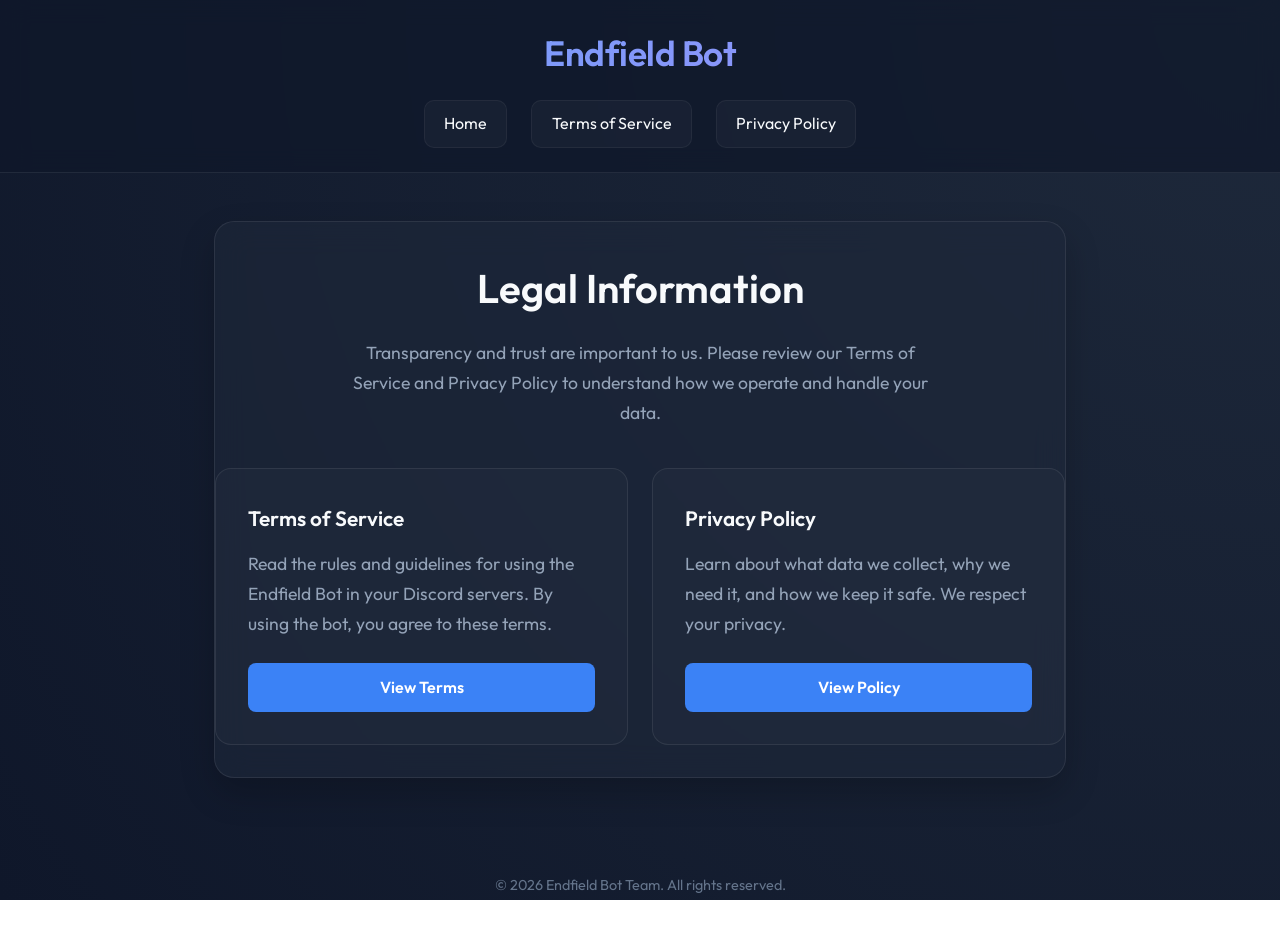
<file: index.html>
<!DOCTYPE html>
<html lang="en">
<head>
    <meta charset="UTF-8">
    <meta name="viewport" content="width=device-width, initial-scale=1.0">
    <title>Endfield Bot - Legal & Policies</title>
    <meta name="description" content="Terms of Service and Privacy Policy for Endfield Discord Bot.">
    <link rel="stylesheet" href="./styles.css">
</head>
<body>
    <header>
        <h1>Endfield Bot</h1>
        <nav class="nav-links">
            <a href="./index.html">Home</a>
            <a href="./tos.html">Terms of Service</a>
            <a href="./privacy.html">Privacy Policy</a>
        </nav>
    </header>

    <main class="container hero">
        <h2>Legal Information</h2>
        <p>Transparency and trust are important to us. Please review our Terms of Service and Privacy Policy to understand how we operate and handle your data.</p>
        
        <div class="cards">
            <div class="card">
                <h3>Terms of Service</h3>
                <p>Read the rules and guidelines for using the Endfield Bot in your Discord servers. By using the bot, you agree to these terms.</p>
                <a href="./tos.html" class="btn">View Terms</a>
            </div>
            
            <div class="card">
                <h3>Privacy Policy</h3>
                <p>Learn about what data we collect, why we need it, and how we keep it safe. We respect your privacy.</p>
                <a href="./privacy.html" class="btn">View Policy</a>
            </div>
        </div>
    </main>

    <footer>
        <p>&copy; 2026 Endfield Bot Team. All rights reserved.</p>
    </footer>
</body>
</html>
</file>
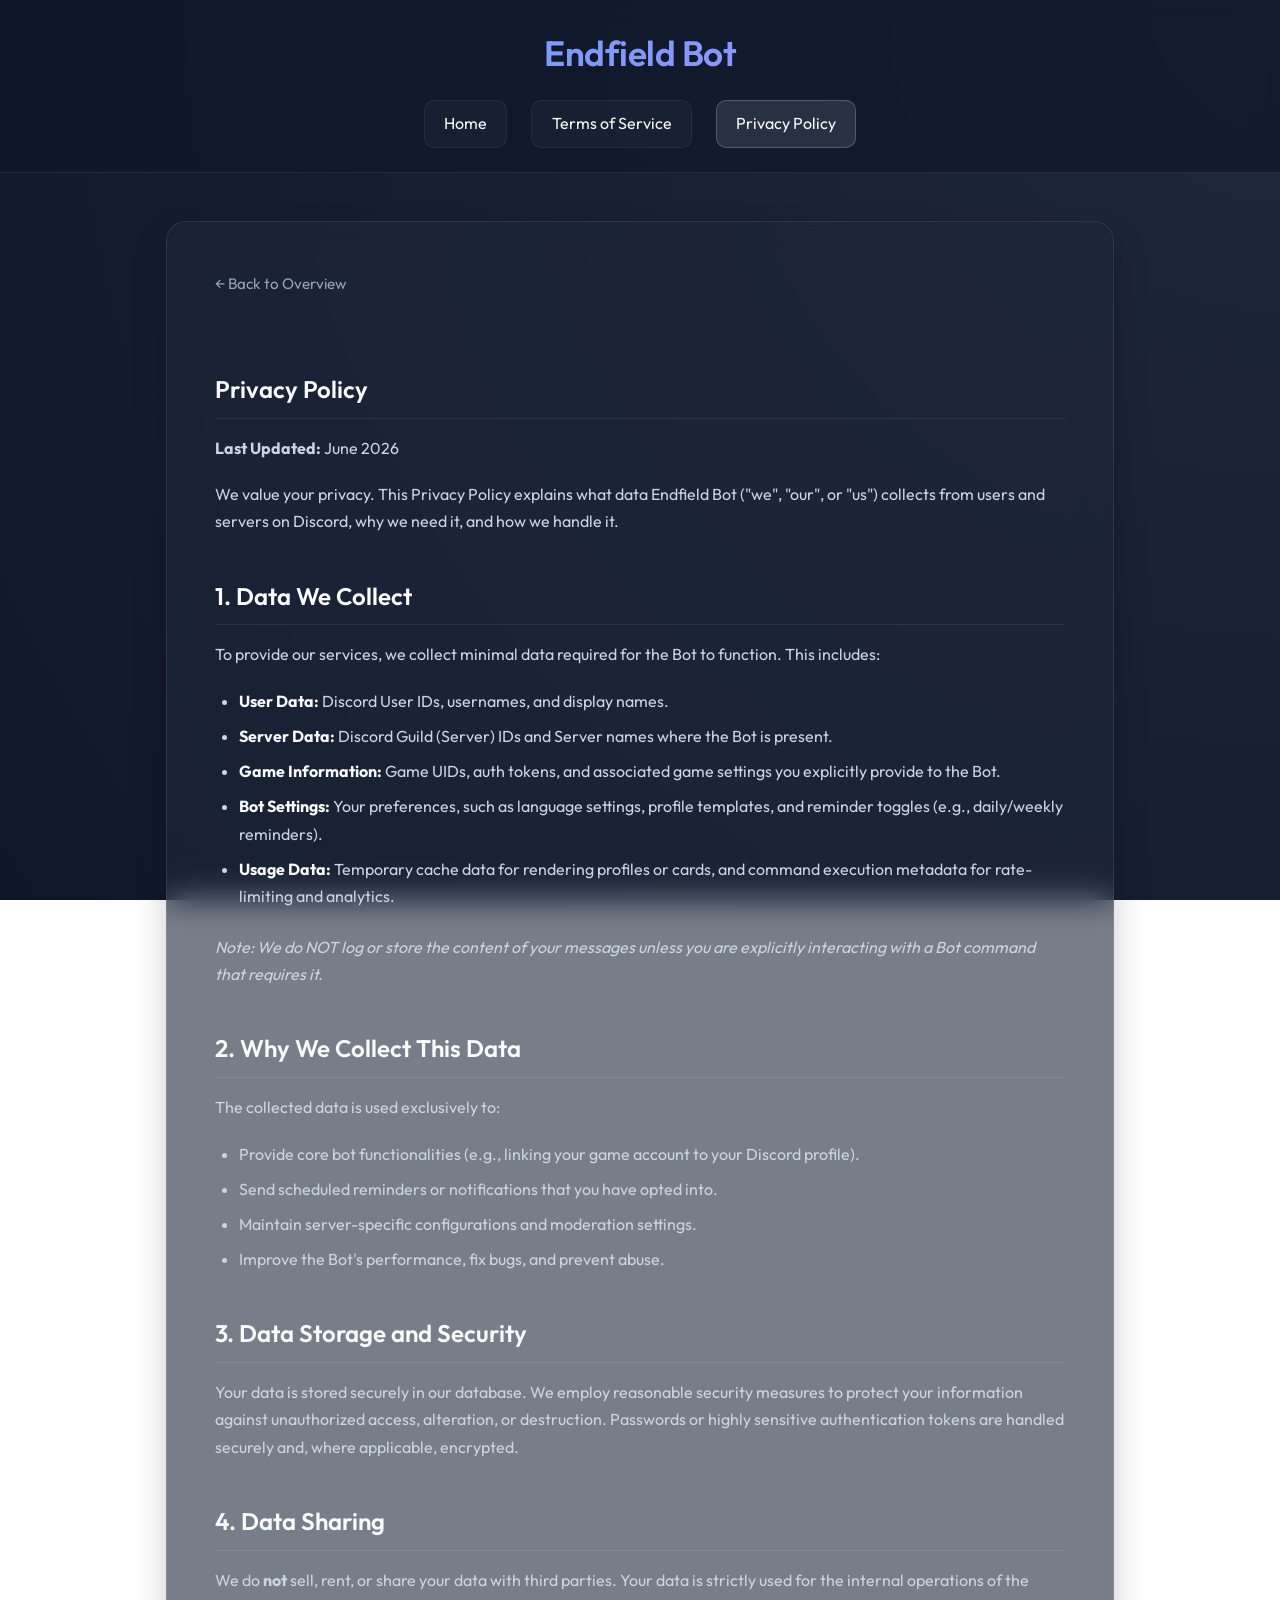
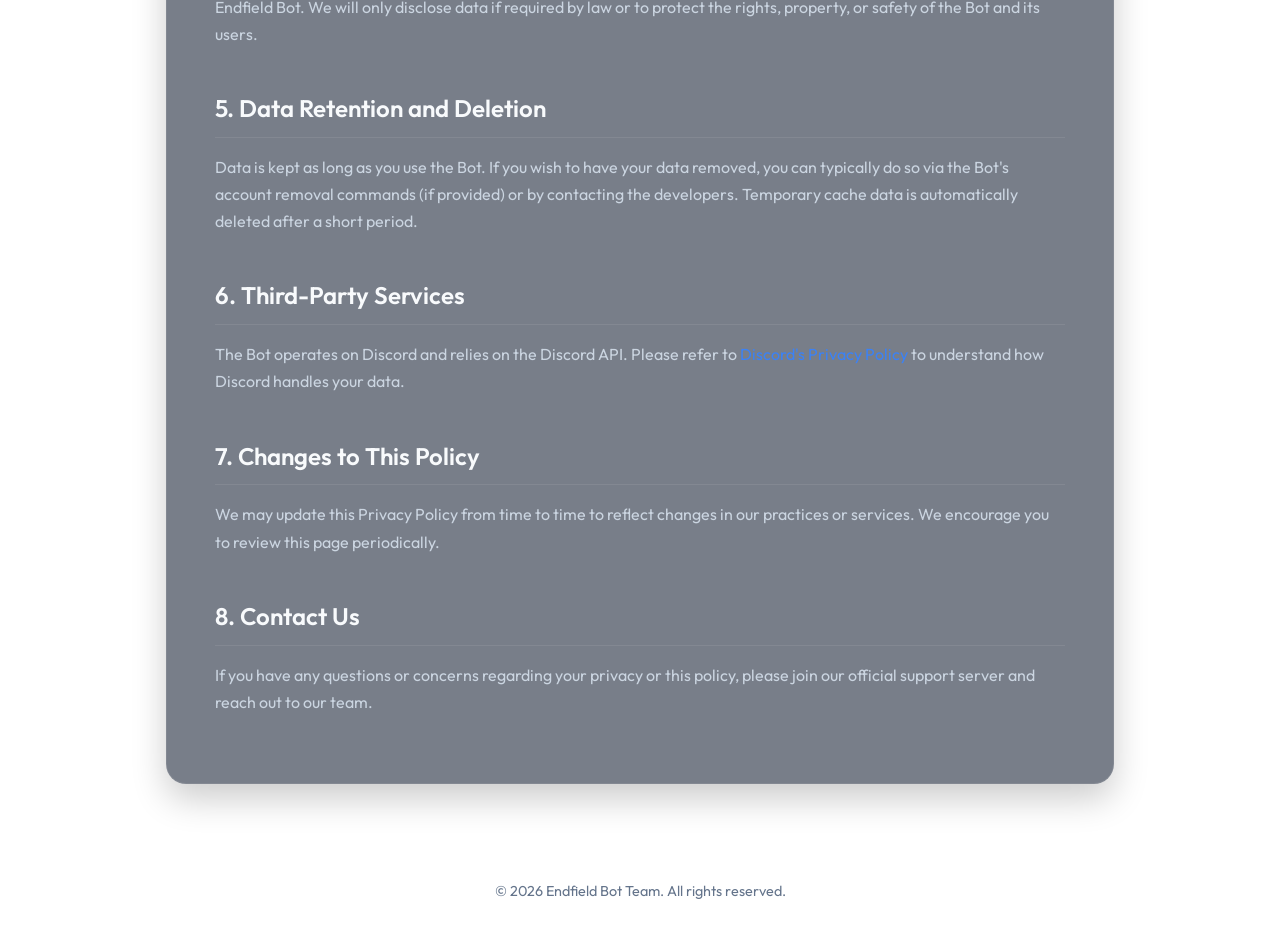
<file: privacy.html>
<!DOCTYPE html>
<html lang="en">
<head>
    <meta charset="UTF-8">
    <meta name="viewport" content="width=device-width, initial-scale=1.0">
    <title>Privacy Policy - Endfield Bot</title>
    <meta name="description" content="Privacy Policy for Endfield Discord Bot.">
    <link rel="stylesheet" href="./styles.css">
</head>
<body>
    <header>
        <h1>Endfield Bot</h1>
        <nav class="nav-links">
            <a href="./index.html">Home</a>
            <a href="./tos.html">Terms of Service</a>
            <a href="./privacy.html" style="background: rgba(255,255,255,0.1); border-color: rgba(255,255,255,0.2);">Privacy Policy</a>
        </nav>
    </header>

    <main class="container policy-content">
        <a href="./index.html" class="home-link">← Back to Overview</a>
        
        <h2>Privacy Policy</h2>
        <p><strong>Last Updated:</strong> June 2026</p>

        <p>We value your privacy. This Privacy Policy explains what data Endfield Bot ("we", "our", or "us") collects from users and servers on Discord, why we need it, and how we handle it.</p>

        <h2>1. Data We Collect</h2>
        <p>To provide our services, we collect minimal data required for the Bot to function. This includes:</p>
        <ul>
            <li><strong>User Data:</strong> Discord User IDs, usernames, and display names.</li>
            <li><strong>Server Data:</strong> Discord Guild (Server) IDs and Server names where the Bot is present.</li>
            <li><strong>Game Information:</strong> Game UIDs, auth tokens, and associated game settings you explicitly provide to the Bot.</li>
            <li><strong>Bot Settings:</strong> Your preferences, such as language settings, profile templates, and reminder toggles (e.g., daily/weekly reminders).</li>
            <li><strong>Usage Data:</strong> Temporary cache data for rendering profiles or cards, and command execution metadata for rate-limiting and analytics.</li>
        </ul>
        <p><em>Note: We do NOT log or store the content of your messages unless you are explicitly interacting with a Bot command that requires it.</em></p>

        <h2>2. Why We Collect This Data</h2>
        <p>The collected data is used exclusively to:</p>
        <ul>
            <li>Provide core bot functionalities (e.g., linking your game account to your Discord profile).</li>
            <li>Send scheduled reminders or notifications that you have opted into.</li>
            <li>Maintain server-specific configurations and moderation settings.</li>
            <li>Improve the Bot's performance, fix bugs, and prevent abuse.</li>
        </ul>

        <h2>3. Data Storage and Security</h2>
        <p>Your data is stored securely in our database. We employ reasonable security measures to protect your information against unauthorized access, alteration, or destruction. Passwords or highly sensitive authentication tokens are handled securely and, where applicable, encrypted.</p>

        <h2>4. Data Sharing</h2>
        <p>We do <strong>not</strong> sell, rent, or share your data with third parties. Your data is strictly used for the internal operations of the Endfield Bot. We will only disclose data if required by law or to protect the rights, property, or safety of the Bot and its users.</p>

        <h2>5. Data Retention and Deletion</h2>
        <p>Data is kept as long as you use the Bot. If you wish to have your data removed, you can typically do so via the Bot's account removal commands (if provided) or by contacting the developers. Temporary cache data is automatically deleted after a short period.</p>

        <h2>6. Third-Party Services</h2>
        <p>The Bot operates on Discord and relies on the Discord API. Please refer to <a href="https://discord.com/privacy" target="_blank" rel="noopener noreferrer">Discord's Privacy Policy</a> to understand how Discord handles your data.</p>

        <h2>7. Changes to This Policy</h2>
        <p>We may update this Privacy Policy from time to time to reflect changes in our practices or services. We encourage you to review this page periodically.</p>

        <h2>8. Contact Us</h2>
        <p>If you have any questions or concerns regarding your privacy or this policy, please join our official support server and reach out to our team.</p>
    </main>

    <footer>
        <p>&copy; 2026 Endfield Bot Team. All rights reserved.</p>
    </footer>
</body>
</html>
</file>
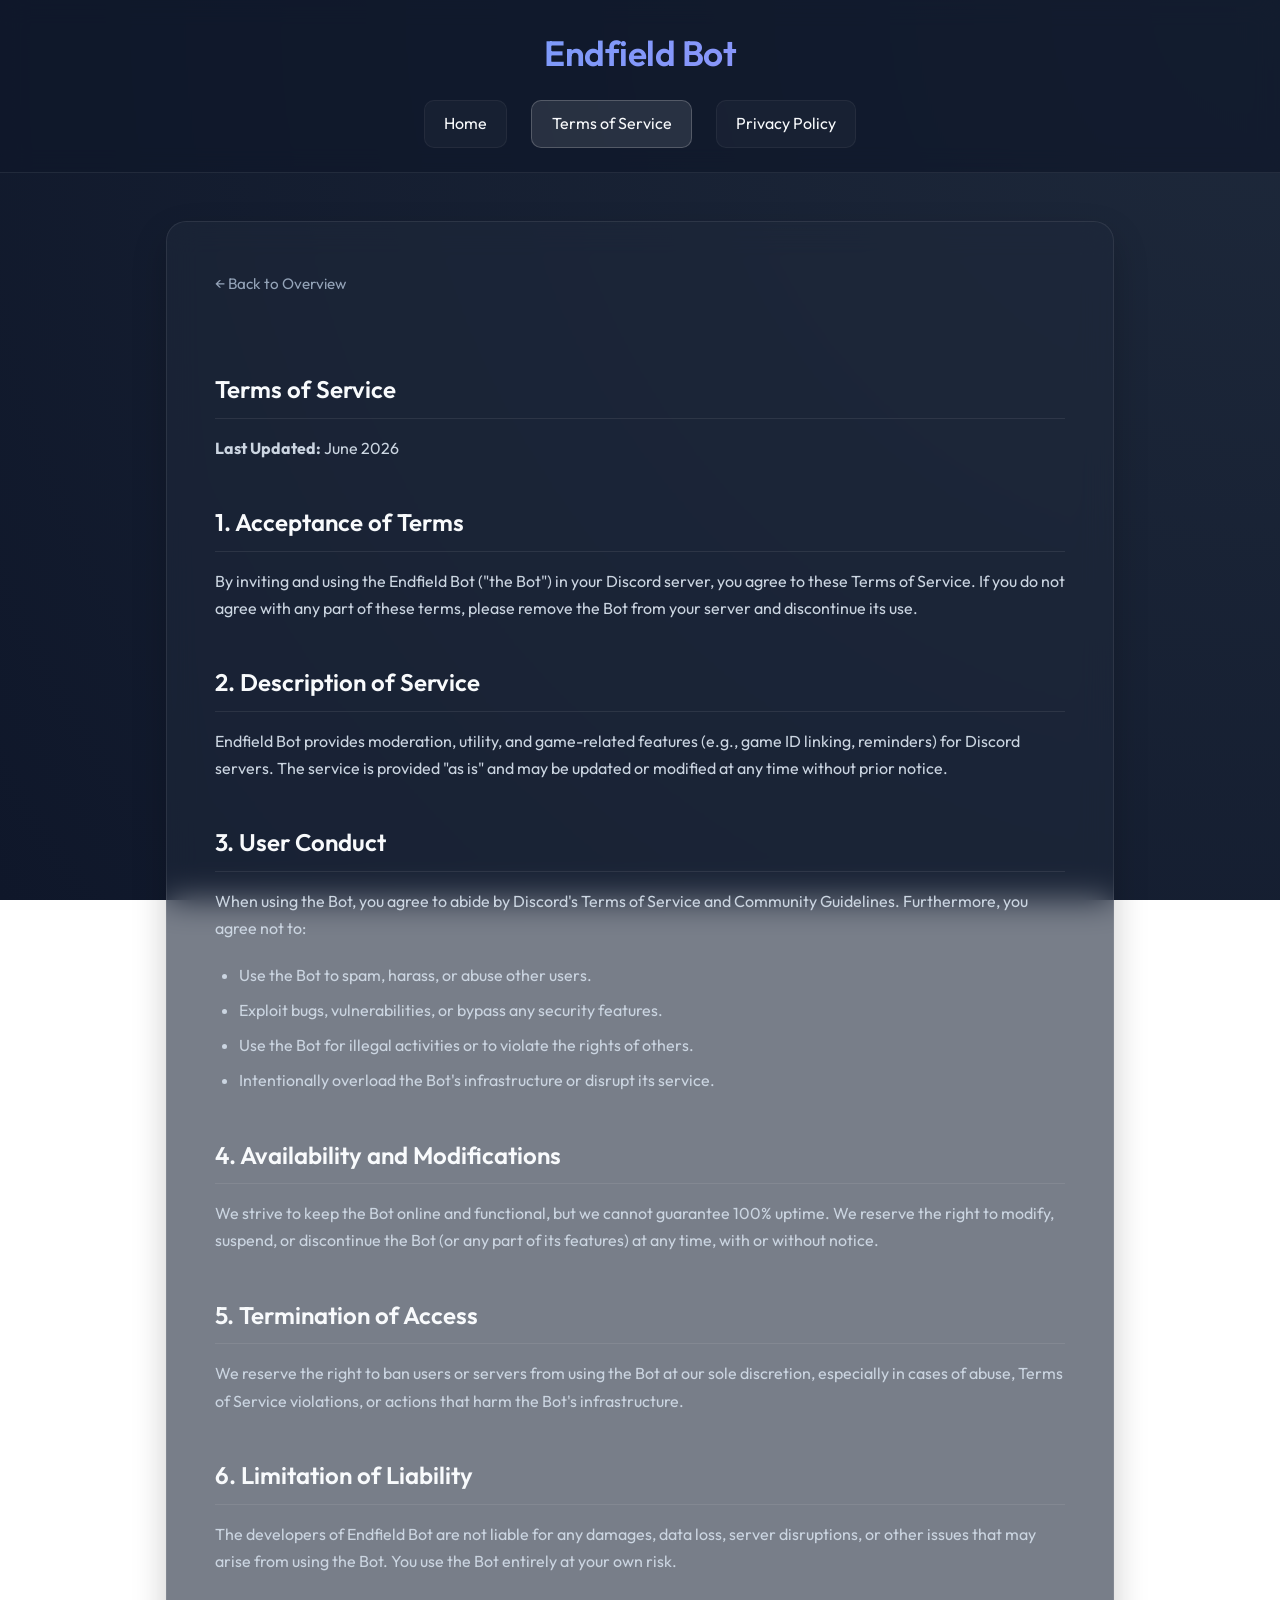
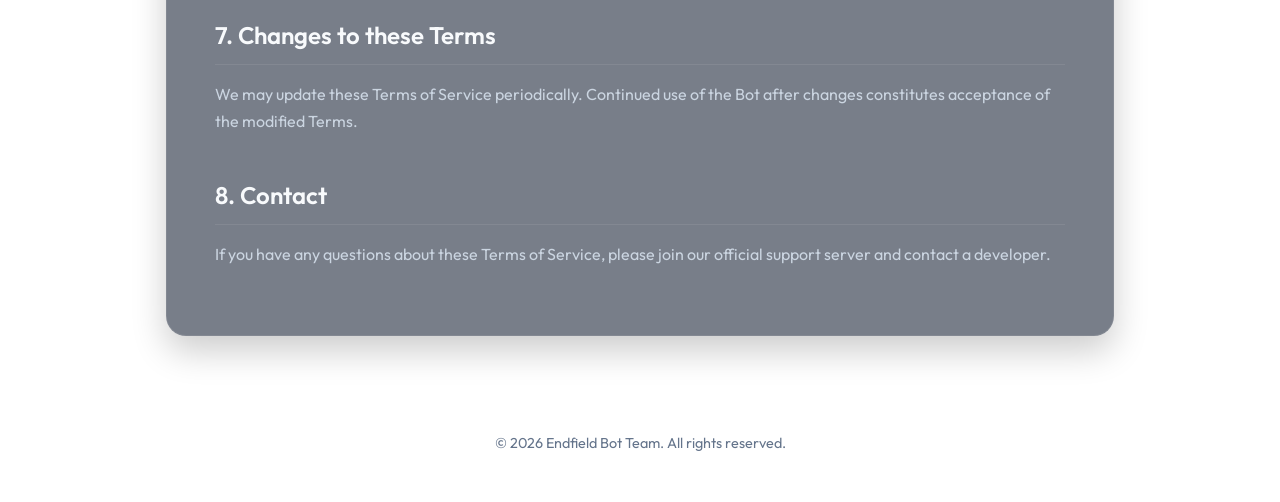
<file: toc.html>
<!DOCTYPE html>
<html lang="en">
<head>
    <meta charset="UTF-8">
    <meta name="viewport" content="width=device-width, initial-scale=1.0">
    <title>Terms of Service - Endfield Bot</title>
    <meta name="description" content="Terms of Service for Endfield Discord Bot.">
    <link rel="stylesheet" href="./styles.css">
</head>
<body>
    <header>
        <h1>Endfield Bot</h1>
        <nav class="nav-links">
            <a href="./index.html">Home</a>
            <a href="./tos.html" style="background: rgba(255,255,255,0.1); border-color: rgba(255,255,255,0.2);">Terms of Service</a>
            <a href="./privacy.html">Privacy Policy</a>
        </nav>
    </header>

    <main class="container policy-content">
        <a href="./index.html" class="home-link">← Back to Overview</a>
        
        <h2>Terms of Service</h2>
        <p><strong>Last Updated:</strong> June 2026</p>

        <h2>1. Acceptance of Terms</h2>
        <p>By inviting and using the Endfield Bot ("the Bot") in your Discord server, you agree to these Terms of Service. If you do not agree with any part of these terms, please remove the Bot from your server and discontinue its use.</p>

        <h2>2. Description of Service</h2>
        <p>Endfield Bot provides moderation, utility, and game-related features (e.g., game ID linking, reminders) for Discord servers. The service is provided "as is" and may be updated or modified at any time without prior notice.</p>

        <h2>3. User Conduct</h2>
        <p>When using the Bot, you agree to abide by Discord's Terms of Service and Community Guidelines. Furthermore, you agree not to:</p>
        <ul>
            <li>Use the Bot to spam, harass, or abuse other users.</li>
            <li>Exploit bugs, vulnerabilities, or bypass any security features.</li>
            <li>Use the Bot for illegal activities or to violate the rights of others.</li>
            <li>Intentionally overload the Bot's infrastructure or disrupt its service.</li>
        </ul>

        <h2>4. Availability and Modifications</h2>
        <p>We strive to keep the Bot online and functional, but we cannot guarantee 100% uptime. We reserve the right to modify, suspend, or discontinue the Bot (or any part of its features) at any time, with or without notice.</p>

        <h2>5. Termination of Access</h2>
        <p>We reserve the right to ban users or servers from using the Bot at our sole discretion, especially in cases of abuse, Terms of Service violations, or actions that harm the Bot's infrastructure.</p>

        <h2>6. Limitation of Liability</h2>
        <p>The developers of Endfield Bot are not liable for any damages, data loss, server disruptions, or other issues that may arise from using the Bot. You use the Bot entirely at your own risk.</p>

        <h2>7. Changes to these Terms</h2>
        <p>We may update these Terms of Service periodically. Continued use of the Bot after changes constitutes acceptance of the modified Terms.</p>

        <h2>8. Contact</h2>
        <p>If you have any questions about these Terms of Service, please join our official support server and contact a developer.</p>
    </main>

    <footer>
        <p>&copy; 2026 Endfield Bot Team. All rights reserved.</p>
    </footer>
</body>
</html>
</file>
<file: styles.css>
@import url('https://fonts.googleapis.com/css2?family=Outfit:wght@300;400;600;800&display=swap');

:root {
    --bg-color: #0f172a;
    --text-color: #e2e8f0;
    --accent-color: #3b82f6;
    --accent-hover: #60a5fa;
    --card-bg: rgba(30, 41, 59, 0.6);
    --card-border: rgba(255, 255, 255, 0.08);
}

body {
    font-family: 'Outfit', sans-serif;
    background: radial-gradient(circle at top right, #1e293b, #0f172a);
    background-attachment: fixed;
    color: var(--text-color);
    margin: 0;
    padding: 0;
    line-height: 1.7;
    min-height: 100vh;
    display: flex;
    flex-direction: column;
    align-items: center;
}

header {
    width: 100%;
    padding: 1.5rem 0;
    text-align: center;
    background: rgba(15, 23, 42, 0.7);
    backdrop-filter: blur(12px);
    -webkit-backdrop-filter: blur(12px);
    border-bottom: 1px solid var(--card-border);
    position: sticky;
    top: 0;
    z-index: 100;
}

h1, h2, h3 {
    margin: 0;
    font-weight: 600;
}

h1 {
    font-size: 2.2rem;
    background: linear-gradient(135deg, #60a5fa, #a78bfa);
    -webkit-background-clip: text;
    -webkit-text-fill-color: transparent;
    letter-spacing: -0.5px;
}

.container {
    width: 90%;
    max-width: 850px;
    margin: 3rem auto;
    padding: 3rem;
    background: var(--card-bg);
    border-radius: 20px;
    border: 1px solid var(--card-border);
    box-shadow: 0 15px 35px rgba(0, 0, 0, 0.2);
    backdrop-filter: blur(16px);
    -webkit-backdrop-filter: blur(16px);
    animation: fadeIn 0.8s cubic-bezier(0.16, 1, 0.3, 1);
}

@keyframes fadeIn {
    from { opacity: 0; transform: translateY(30px) scale(0.98); }
    to { opacity: 1; transform: translateY(0) scale(1); }
}

a {
    color: var(--accent-color);
    text-decoration: none;
    transition: all 0.3s ease;
}

a:hover {
    color: var(--accent-hover);
}

.nav-links {
    display: flex;
    gap: 1.5rem;
    justify-content: center;
    margin-top: 1rem;
}

.nav-links a {
    padding: 0.6rem 1.2rem;
    border-radius: 10px;
    background: rgba(255, 255, 255, 0.03);
    border: 1px solid rgba(255, 255, 255, 0.05);
    font-weight: 400;
    color: #f8fafc;
}

.nav-links a:hover {
    background: rgba(59, 130, 246, 0.1);
    border-color: rgba(59, 130, 246, 0.3);
    transform: translateY(-2px);
    box-shadow: 0 4px 12px rgba(59, 130, 246, 0.15);
}

.policy-content h2 {
    margin-top: 2.5rem;
    margin-bottom: 1rem;
    color: #f8fafc;
    border-bottom: 1px solid var(--card-border);
    padding-bottom: 0.5rem;
    font-size: 1.5rem;
}

.policy-content p {
    margin-bottom: 1.2rem;
    color: #cbd5e1;
}

.policy-content ul {
    margin-bottom: 1.5rem;
    padding-left: 1.5rem;
    color: #cbd5e1;
}

.policy-content li {
    margin-bottom: 0.5rem;
}

.policy-content li strong {
    color: #f8fafc;
}

footer {
    margin-top: auto;
    padding: 2rem;
    text-align: center;
    color: #64748b;
    font-size: 0.9rem;
    width: 100%;
}

.home-link {
    display: inline-flex;
    align-items: center;
    gap: 0.5rem;
    margin-bottom: 2rem;
    color: #94a3b8;
    font-size: 0.95rem;
}

.home-link:hover {
    color: #f8fafc;
}

/* Landing Page Specific */
.hero {
    text-align: center;
    padding: 2rem 0;
}

.hero h2 {
    font-size: 2.5rem;
    margin-bottom: 1rem;
    color: #f8fafc;
}

.hero p {
    font-size: 1.1rem;
    color: #94a3b8;
    max-width: 600px;
    margin: 0 auto 2.5rem auto;
}

.cards {
    display: grid;
    grid-template-columns: repeat(auto-fit, minmax(300px, 1fr));
    gap: 1.5rem;
    margin-top: 2rem;
}

.card {
    background: rgba(255, 255, 255, 0.02);
    border: 1px solid var(--card-border);
    border-radius: 16px;
    padding: 2rem;
    text-align: left;
    transition: all 0.3s ease;
    display: flex;
    flex-direction: column;
}

.card:hover {
    background: rgba(255, 255, 255, 0.04);
    border-color: rgba(255, 255, 255, 0.1);
    transform: translateY(-5px);
}

.card h3 {
    font-size: 1.3rem;
    color: #f8fafc;
    margin-bottom: 0.8rem;
}

.card p {
    color: #94a3b8;
    flex-grow: 1;
    margin-bottom: 1.5rem;
}

.card .btn {
    display: inline-block;
    padding: 0.7rem 1.5rem;
    background: var(--accent-color);
    color: white;
    border-radius: 8px;
    text-align: center;
    font-weight: 600;
    transition: all 0.3s ease;
}

.card .btn:hover {
    background: var(--accent-hover);
    box-shadow: 0 0 15px rgba(96, 165, 250, 0.4);
}

@media (max-width: 768px) {
    .container {
        padding: 2rem;
        margin: 2rem auto;
    }
    
    h1 {
        font-size: 1.8rem;
    }
}
</file>
